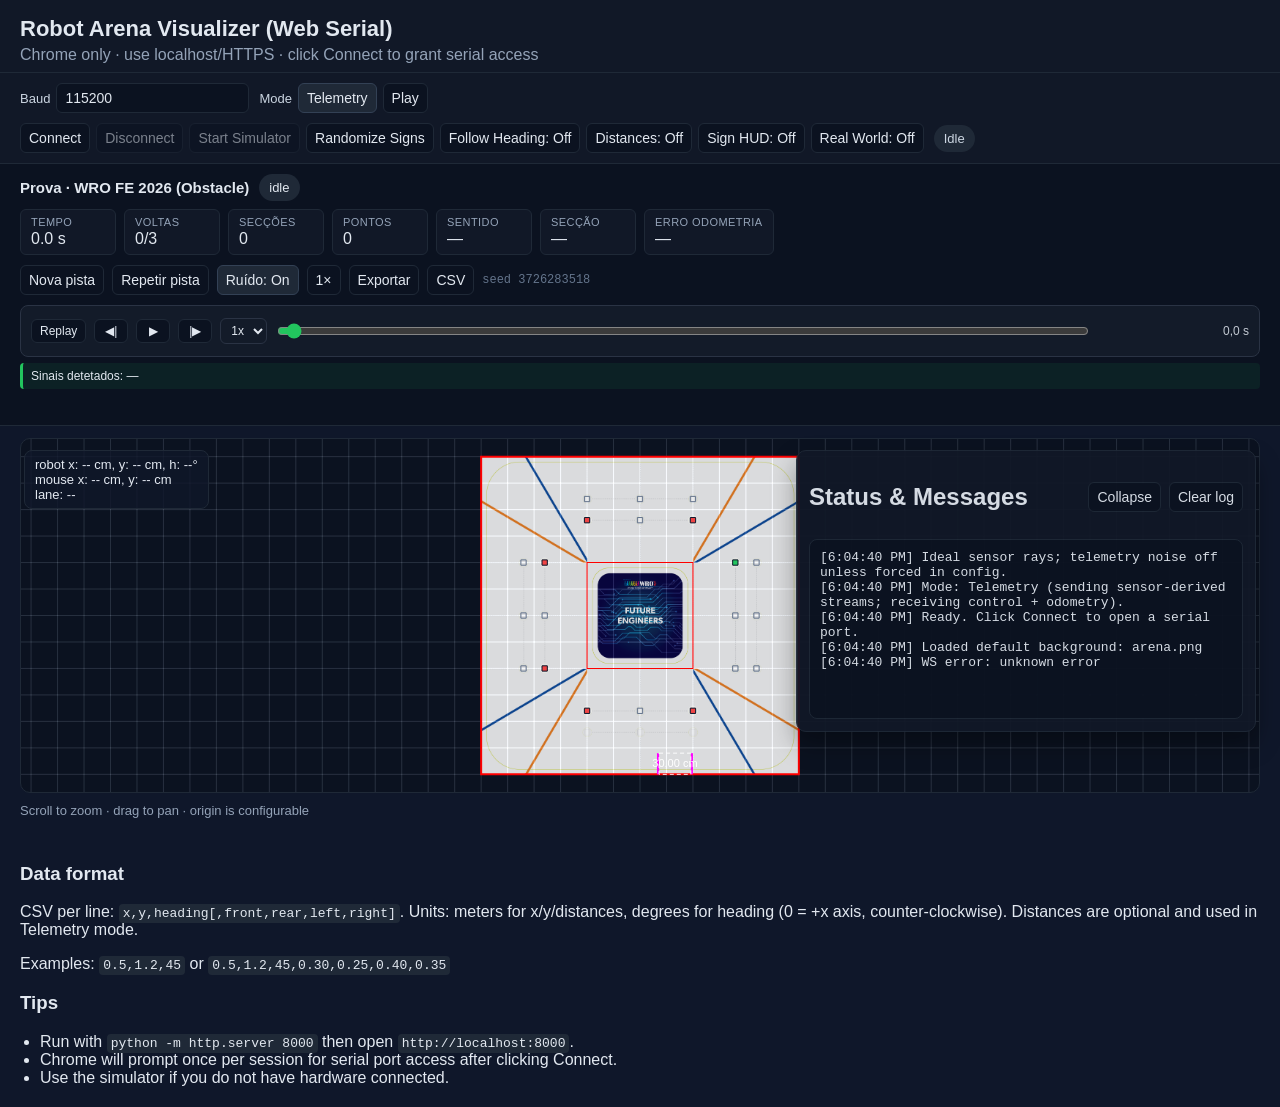
<file: ui/index.html>
<!doctype html>
<html lang="en">
<head>
  <meta charset="UTF-8">
  <meta name="viewport" content="width=device-width, initial-scale=1.0">
  <title>Robot Arena Visualizer</title>
  <link rel="icon" href="data:image/svg+xml,<svg xmlns=%22http://www.w3.org/2000/svg%22 viewBox=%220 0 16 16%22><text y=%2214%22 font-size=%2214%22>🏎</text></svg>">
  <link rel="stylesheet" href="styles.css">
</head>
<body>
  <header>
    <h1>Robot Arena Visualizer (Web Serial)</h1>
    <p class="subtitle">Chrome only · use localhost/HTTPS · click Connect to grant serial access</p>
  </header>

  <section class="controls">
    <div class="control-group">
      <label for="baudRate">Baud</label>
      <input id="baudRate" type="number" value="115200" min="1200" step="1200">
    </div>
    <div class="control-group">
      <label>Mode</label>
      <div class="mode-buttons">
        <button id="modeTelemetryBtn" aria-pressed="true">Telemetry</button>
        <button id="modePlayBtn" aria-pressed="false">Play</button>
      </div>
    </div>
    <div class="control-group">
      <button id="connectBtn">Connect</button>
      <button id="disconnectBtn" disabled>Disconnect</button>
      <button id="simToggleBtn">Start Simulator</button>
      <button id="randomizeSignsBtn">Randomize Signs</button>
      <button id="followHeadingBtn" aria-pressed="false">Follow Heading: Off</button>
      <button id="debugDistancesBtn" aria-pressed="false">Distances: Off</button>
      <button id="signHudBtn" aria-pressed="false">Sign HUD: Off</button>
      <button id="realWorldBtn" aria-pressed="false">Real World: Off</button>
    </div>
    <div class="control-group">
      <span id="statusBadge" class="badge">Idle</span>
    </div>
  </section>

  <section class="race-panel" id="racePanel">
    <div class="race-head">
      <h2>Prova · WRO FE 2026 (Obstacle)</h2>
      <span id="racePhase" class="badge">idle</span>
    </div>
    <div class="race-grid">
      <div class="race-metric"><span class="label">Tempo</span><span id="raceTime" class="value">0.0 s</span></div>
      <div class="race-metric"><span class="label">Voltas</span><span id="raceLaps" class="value">0/3</span></div>
      <div class="race-metric"><span class="label">Secções</span><span id="raceSections" class="value">0</span></div>
      <div class="race-metric"><span class="label">Pontos</span><span id="raceScore" class="value">0</span></div>
      <div class="race-metric"><span class="label">Sentido</span><span id="raceDirection" class="value">—</span></div>
      <div class="race-metric"><span class="label">Secção</span><span id="raceSection" class="value">—</span></div>
      <div class="race-metric"><span class="label">Erro odometria</span><span id="raceGhost" class="value">—</span></div>
    </div>
    <div class="race-actions">
      <button id="newTrackBtn">Nova pista</button>
      <button id="repeatTrackBtn">Repetir pista</button>
      <button id="noiseBtn" aria-pressed="true">Ruído: On</button>
      <button id="speedBtn" aria-pressed="false">1×</button>
      <button id="exportJsonBtn" title="Descarregar a prova em JSON">Exportar</button>
      <button id="exportCsvBtn" title="Descarregar a trajectória em CSV">CSV</button>
      <span id="raceSeed" class="race-seed">seed —</span>
    </div>
    <div id="replayBar" class="replay-bar" hidden>
      <button id="replayEnter" title="Ver a corrida gravada">Replay</button>
      <button id="replayBack" title="Frame anterior">◀|</button>
      <button id="replayPlay" title="Reproduzir / pausar">▶</button>
      <button id="replayFwd" title="Frame seguinte">|▶</button>
      <select id="replaySpeed" title="Velocidade do replay">
        <option value="1">1x</option>
        <option value="2">2x</option>
        <option value="4">4x</option>
      </select>
      <input id="replaySlider" type="range" min="0" max="0" value="0" step="1" />
      <span id="replayTime" class="replay-time">0,0 s</span>
    </div>
    <div id="signReadout" class="sign-readout">Sinais detetados: —</div>
    <div id="raceFlags" class="race-flags"></div>
    <pre id="raceBreakdown" class="race-breakdown"></pre>
  </section>

  <section class="canvas-wrap">
    <canvas id="arenaCanvas" width="900" height="600"></canvas>
    <div id="cursorPos" class="cursor-pos">x: -- cm, y: -- cm</div>
    <div id="logPanel" class="log-panel log-overlay">
      <div class="log-header">
        <h2>Status & Messages</h2>
        <div class="log-actions">
          <button id="logToggleBtn" type="button" aria-pressed="false">Collapse</button>
          <button id="clearLogBtn" type="button">Clear log</button>
        </div>
      </div>
      <pre id="logArea"></pre>
    </div>
    <div id="toastContainer" class="toast-container" aria-live="polite"></div>
    <div class="hint">Scroll to zoom · drag to pan · origin is configurable</div>
  </section>

  <section class="notes">
    <h3>Data format</h3>
    <p>CSV per line: <code>x,y,heading[,front,rear,left,right]</code>. Units: meters for x/y/distances, degrees for heading (0 = +x axis, counter-clockwise). Distances are optional and used in Telemetry mode.</p>
    <p>Examples: <code>0.5,1.2,45</code> or <code>0.5,1.2,45,0.30,0.25,0.40,0.35</code></p>
    <h3>Tips</h3>
    <ul>
      <li>Run with <code>python -m http.server 8000</code> then open <code>http://localhost:8000</code>.</li>
      <li>Chrome will prompt once per session for serial port access after clicking Connect.</li>
      <li>Use the simulator if you do not have hardware connected.</li>
    </ul>
  </section>

  <script type="module" src="app.js"></script>
</body>
</html>
</file>
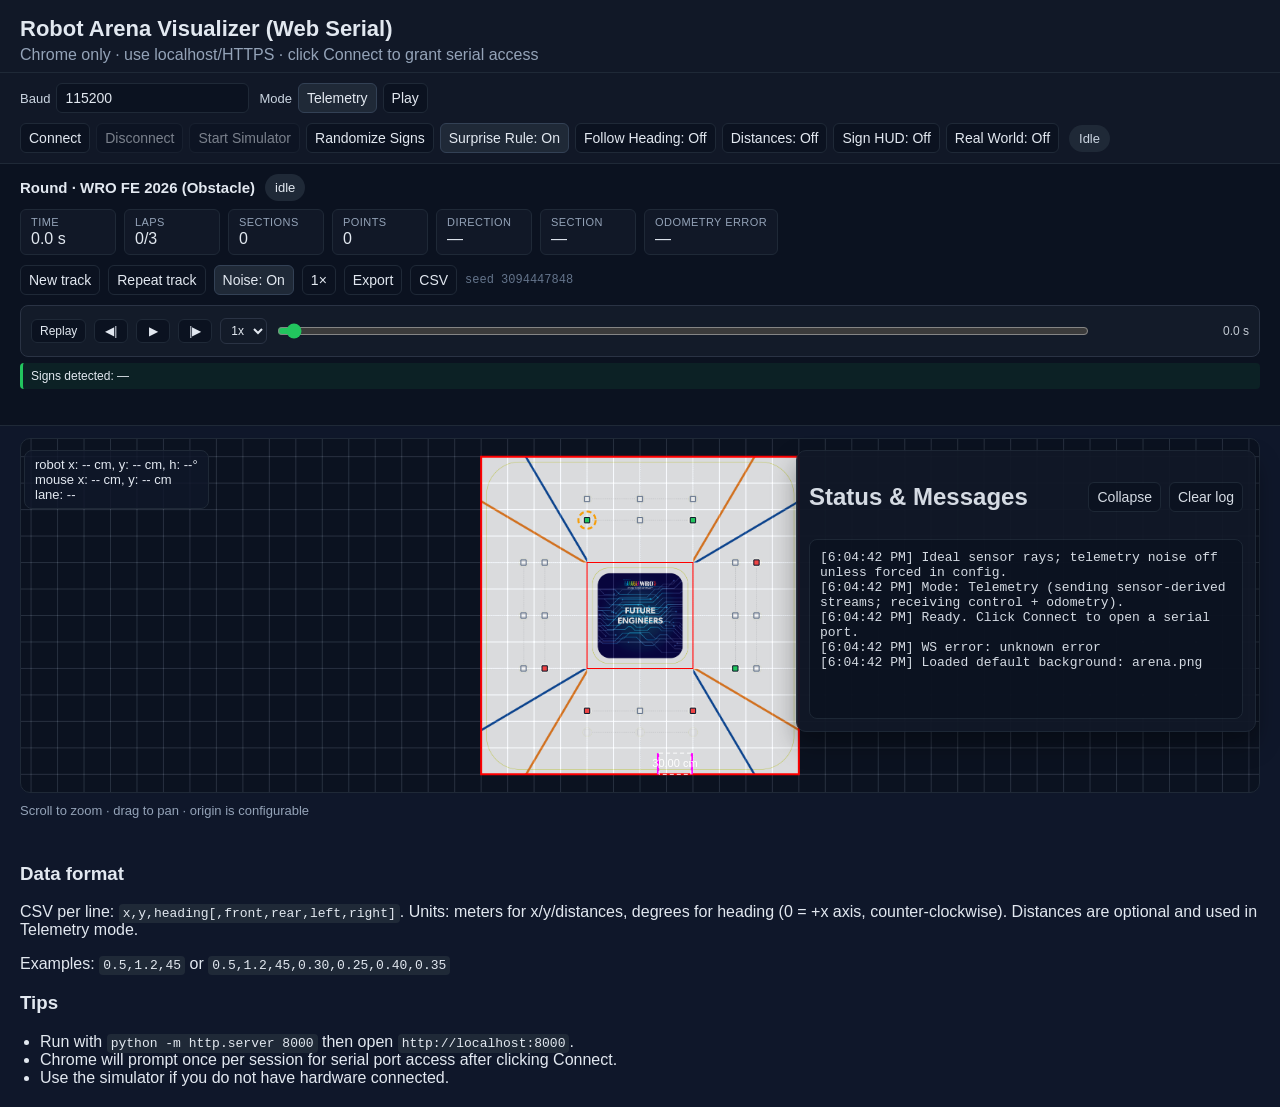
<file: src/simulator/ui/index.html>
<!doctype html>
<html lang="en">
<head>
  <meta charset="UTF-8">
  <meta name="viewport" content="width=device-width, initial-scale=1.0">
  <title>Robot Arena Visualizer</title>
  <link rel="icon" href="data:image/svg+xml,<svg xmlns=%22http://www.w3.org/2000/svg%22 viewBox=%220 0 16 16%22><text y=%2214%22 font-size=%2214%22>🏎</text></svg>">
  <link rel="stylesheet" href="styles.css">
</head>
<body>
  <header>
    <h1>Robot Arena Visualizer (Web Serial)</h1>
    <p class="subtitle">Chrome only · use localhost/HTTPS · click Connect to grant serial access</p>
  </header>

  <section class="controls">
    <div class="control-group">
      <label for="baudRate">Baud</label>
      <input id="baudRate" type="number" value="115200" min="1200" step="1200">
    </div>
    <div class="control-group">
      <label>Mode</label>
      <div class="mode-buttons">
        <button id="modeTelemetryBtn" aria-pressed="true">Telemetry</button>
        <button id="modePlayBtn" aria-pressed="false">Play</button>
      </div>
    </div>
    <div class="control-group">
      <button id="connectBtn">Connect</button>
      <button id="disconnectBtn" disabled>Disconnect</button>
      <button id="simToggleBtn">Start Simulator</button>
      <button id="randomizeSignsBtn">Randomize Signs</button>
      <button id="surpriseRuleBtn" aria-pressed="true">Surprise Rule: On</button>
      <button id="followHeadingBtn" aria-pressed="false">Follow Heading: Off</button>
      <button id="debugDistancesBtn" aria-pressed="false">Distances: Off</button>
      <button id="signHudBtn" aria-pressed="false">Sign HUD: Off</button>
      <button id="realWorldBtn" aria-pressed="false">Real World: Off</button>
    </div>
    <div class="control-group">
      <span id="statusBadge" class="badge">Idle</span>
    </div>
  </section>

  <section class="race-panel" id="racePanel">
    <div class="race-head">
      <h2>Round · WRO FE 2026 (Obstacle)</h2>
      <span id="racePhase" class="badge">idle</span>
    </div>
    <div class="race-grid">
      <div class="race-metric"><span class="label">Time</span><span id="raceTime" class="value">0.0 s</span></div>
      <div class="race-metric"><span class="label">Laps</span><span id="raceLaps" class="value">0/3</span></div>
      <div class="race-metric"><span class="label">Sections</span><span id="raceSections" class="value">0</span></div>
      <div class="race-metric"><span class="label">Points</span><span id="raceScore" class="value">0</span></div>
      <div class="race-metric"><span class="label">Direction</span><span id="raceDirection" class="value">—</span></div>
      <div class="race-metric"><span class="label">Section</span><span id="raceSection" class="value">—</span></div>
      <div class="race-metric"><span class="label">Odometry error</span><span id="raceGhost" class="value">—</span></div>
    </div>
    <div class="race-actions">
      <button id="newTrackBtn">New track</button>
      <button id="repeatTrackBtn">Repeat track</button>
      <button id="noiseBtn" aria-pressed="true">Noise: On</button>
      <button id="speedBtn" aria-pressed="false">1×</button>
      <button id="exportJsonBtn" title="Download the round as JSON">Export</button>
      <button id="exportCsvBtn" title="Download the trajectory as CSV">CSV</button>
      <span id="raceSeed" class="race-seed">seed —</span>
    </div>
    <div id="replayBar" class="replay-bar" hidden>
      <button id="replayEnter" title="Watch the recorded round">Replay</button>
      <button id="replayBack" title="Previous frame">◀|</button>
      <button id="replayPlay" title="Play / pause">▶</button>
      <button id="replayFwd" title="Next frame">|▶</button>
      <select id="replaySpeed" title="Replay speed">
        <option value="1">1x</option>
        <option value="2">2x</option>
        <option value="4">4x</option>
      </select>
      <input id="replaySlider" type="range" min="0" max="0" value="0" step="1" />
      <span id="replayTime" class="replay-time">0.0 s</span>
    </div>
    <div id="signReadout" class="sign-readout">Signs detected: —</div>
    <div id="raceFlags" class="race-flags"></div>
    <pre id="raceBreakdown" class="race-breakdown"></pre>
  </section>

  <section class="canvas-wrap">
    <canvas id="arenaCanvas" width="900" height="600"></canvas>
    <div id="cursorPos" class="cursor-pos">x: -- cm, y: -- cm</div>
    <div id="logPanel" class="log-panel log-overlay">
      <div class="log-header">
        <h2>Status & Messages</h2>
        <div class="log-actions">
          <button id="logToggleBtn" type="button" aria-pressed="false">Collapse</button>
          <button id="clearLogBtn" type="button">Clear log</button>
        </div>
      </div>
      <pre id="logArea"></pre>
    </div>
    <div id="toastContainer" class="toast-container" aria-live="polite"></div>
    <div class="hint">Scroll to zoom · drag to pan · origin is configurable</div>
  </section>

  <section class="notes">
    <h3>Data format</h3>
    <p>CSV per line: <code>x,y,heading[,front,rear,left,right]</code>. Units: meters for x/y/distances, degrees for heading (0 = +x axis, counter-clockwise). Distances are optional and used in Telemetry mode.</p>
    <p>Examples: <code>0.5,1.2,45</code> or <code>0.5,1.2,45,0.30,0.25,0.40,0.35</code></p>
    <h3>Tips</h3>
    <ul>
      <li>Run with <code>python -m http.server 8000</code> then open <code>http://localhost:8000</code>.</li>
      <li>Chrome will prompt once per session for serial port access after clicking Connect.</li>
      <li>Use the simulator if you do not have hardware connected.</li>
    </ul>
  </section>

  <script type="module" src="app.js"></script>
</body>
</html>
</file>
<file: ui/styles.css>
* { box-sizing: border-box; }
body {
  margin: 0;
  font-family: Arial, sans-serif;
  background: #0f172a;
  color: #e2e8f0;
}
header {
  padding: 16px 20px 8px;
  background: #111827;
  border-bottom: 1px solid #1f2937;
}
h1 { margin: 0; font-size: 22px; }
.subtitle { margin: 4px 0 0; color: #94a3b8; }
.controls {
  display: flex;
  flex-wrap: wrap;
  gap: 10px;
  padding: 10px 20px;
  background: #111827;
  border-bottom: 1px solid #1f2937;
}
.control-group {
  display: flex;
  align-items: center;
  gap: 6px;
  color: #cbd5e1;
}
.mode-buttons {
  display: flex;
  gap: 6px;
}
label { font-size: 13px; }
input, select, button {
  background: #0b1220;
  color: #e2e8f0;
  border: 1px solid #1f2937;
  border-radius: 6px;
  padding: 6px 8px;
  font-size: 14px;
}
button {
  cursor: pointer;
  transition: background 0.15s ease;
}
button:hover { background: #1f2937; }
button:disabled { opacity: 0.5; cursor: not-allowed; }
button[aria-pressed="true"] {
  background: #1f2937;
  border-color: #334155;
}
.badge {
  display: inline-flex;
  align-items: center;
  padding: 6px 10px;
  border-radius: 999px;
  background: #1f2937;
  font-size: 13px;
}
.canvas-wrap {
  position: relative;
  padding: 12px 20px 16px;
}
#arenaCanvas {
  width: 100%;
  /* 70vh alone pushes the bottom of the field (wall, parking bay, the car when
     it parks) below the fold on a 900 px window - the canvas starts ~530 px
     down the page. Fit whatever is left on screen instead. */
  height: clamp(320px, calc(100vh - 545px), 70vh);
  background: #0b1220;
  border: 1px solid #1f2937;
  border-radius: 10px;
}
.cursor-pos {
  position: absolute;
  left: 24px;
  top: 24px;
  padding: 6px 10px;
  background: rgba(15, 23, 42, 0.8);
  border: 1px solid #1f2937;
  border-radius: 8px;
  color: #e2e8f0;
  font-size: 13px;
  pointer-events: none;
  white-space: pre-line;
}
.hint {
  margin-top: 6px;
  color: #94a3b8;
  font-size: 13px;
}
.log-panel {
  padding: 12px;
  background: #111827;
  border: 1px solid #1f2937;
  border-radius: 10px;
}
.log-actions {
  display: flex;
  align-items: center;
  gap: 8px;
}
.log-overlay {
  position: absolute;
  right: 24px;
  top: 24px;
  width: 460px;
  max-width: 46%;
  /* keep the car visible through the overlay: the arena is behind it */
  opacity: 0.94;
  box-shadow: 0 12px 24px rgba(0, 0, 0, 0.35);
}
.log-panel.collapsed {
  padding: 10px 12px;
  width: auto;
  max-width: none;
  box-shadow: none;
}
.log-panel.collapsed #logArea {
  display: none;
}
.log-header {
  display: flex;
  align-items: center;
  justify-content: space-between;
}
#logArea {
  background: #0b1220;
  border: 1px solid #1f2937;
  border-radius: 8px;
  padding: 10px;
  max-height: 60vh;
  min-height: 180px;
  height: auto;
  overflow: auto;
  margin: 8px 0 0;
  font-family: "Roboto Mono", monospace;
  font-size: 13px;
  white-space: pre-wrap;
}
.notes {
  padding: 10px 20px 20px;
}
.notes ul {
  margin: 6px 0 0;
  padding-left: 20px;
}
.notes code { background: #1f2937; padding: 2px 4px; border-radius: 4px; }

.toast-container {
  position: fixed;
  top: 16px;
  right: 16px;
  display: flex;
  flex-direction: column;
  gap: 10px;
  z-index: 1000;
  pointer-events: none;
}
.toast {
  background: #0b1220;
  border: 1px solid #1f2937;
  border-left: 4px solid #38bdf8;
  color: #e2e8f0;
  padding: 10px 12px;
  border-radius: 8px;
  box-shadow: 0 12px 24px rgba(0, 0, 0, 0.35);
  min-width: 240px;
  max-width: 360px;
  pointer-events: auto;
  transition: opacity 0.18s ease, transform 0.18s ease;
}
.toast-warning {
  border-left-color: #f59e0b;
  background: #1e1606;
}
.toast-hide {
  opacity: 0;
  transform: translateY(-6px);
}

@media (max-width: 900px) {
  .canvas-wrap {
    padding: 12px 12px 16px;
  }
  .log-overlay {
    position: static;
    width: 100%;
    max-width: none;
    margin-top: 10px;
  }
  #logArea {
    max-height: 240px;
  }
}


/* ---------------------------------------------------------------- race panel */
.race-panel {
  padding: 10px 20px 12px;
  background: #0b1220;
  border-bottom: 1px solid #1f2937;
}
.race-head {
  display: flex;
  align-items: center;
  gap: 10px;
  margin-bottom: 8px;
}
.race-head h2 {
  margin: 0;
  font-size: 15px;
  font-weight: 600;
  color: #e2e8f0;
}
.race-grid {
  display: flex;
  flex-wrap: wrap;
  gap: 8px;
}
.race-metric {
  display: flex;
  flex-direction: column;
  gap: 2px;
  min-width: 96px;
  padding: 6px 10px;
  background: #111827;
  border: 1px solid #1f2937;
  border-radius: 6px;
}
.race-metric .label {
  font-size: 11px;
  text-transform: uppercase;
  letter-spacing: 0.04em;
  color: #94a3b8;
}
.race-metric .value {
  font-size: 16px;
  font-variant-numeric: tabular-nums;
  color: #e2e8f0;
}
.race-actions {
  display: flex;
  flex-wrap: wrap;
  align-items: center;
  gap: 8px;
  margin-top: 10px;
}
.race-seed {
  font-size: 12px;
  color: #64748b;
  font-family: ui-monospace, SFMono-Regular, Menlo, monospace;
}
.race-flags {
  margin-top: 6px;
  font-size: 12px;
  color: #f59e0b;
  min-height: 16px;
}
.race-breakdown {
  margin: 8px 0 0;
  padding: 8px 10px;
  background: #0f172a;
  border: 1px solid #1f2937;
  border-radius: 6px;
  font-family: ui-monospace, SFMono-Regular, Menlo, monospace;
  font-size: 12px;
  color: #cbd5e1;
  white-space: pre-wrap;
  max-height: 180px;
  overflow: auto;
}
.race-breakdown:empty { display: none; }

/* Replay: a video scrubber for the recorded run. */
.replay-bar {
  display: flex;
  align-items: center;
  gap: 8px;
  margin: 10px 0 6px;
  padding: 8px 10px;
  border: 1px solid var(--border, #2a3344);
  border-radius: 8px;
  background: rgba(148, 163, 184, 0.06);
}
.replay-bar button {
  min-width: 34px;
  padding: 4px 8px;
  font-size: 12px;
  line-height: 1.2;
}
.replay-bar select {
  padding: 4px 6px;
  font-size: 12px;
  line-height: 1.2;
  border-radius: 6px;
  border: 1px solid var(--border, #2a3344);
  background: transparent;
  color: inherit;
}
.replay-bar input[type="range"] {
  flex: 1 1 auto;
  accent-color: #22c55e;
}
.replay-time {
  font-variant-numeric: tabular-nums;
  font-size: 12px;
  opacity: 0.85;
  min-width: 150px;
  text-align: right;
}

.sign-readout {
  margin: 6px 0 8px;
  padding: 6px 8px;
  font-size: 12px;
  font-variant-numeric: tabular-nums;
  border-left: 3px solid #22c55e;
  background: rgba(34, 197, 94, 0.08);
  border-radius: 4px;
}
</file>
<file: src/simulator/ui/styles.css>
* { box-sizing: border-box; }
body {
  margin: 0;
  font-family: Arial, sans-serif;
  background: #0f172a;
  color: #e2e8f0;
}
header {
  padding: 16px 20px 8px;
  background: #111827;
  border-bottom: 1px solid #1f2937;
}
h1 { margin: 0; font-size: 22px; }
.subtitle { margin: 4px 0 0; color: #94a3b8; }
.controls {
  display: flex;
  flex-wrap: wrap;
  gap: 10px;
  padding: 10px 20px;
  background: #111827;
  border-bottom: 1px solid #1f2937;
}
.control-group {
  display: flex;
  align-items: center;
  gap: 6px;
  color: #cbd5e1;
}
.mode-buttons {
  display: flex;
  gap: 6px;
}
label { font-size: 13px; }
input, select, button {
  background: #0b1220;
  color: #e2e8f0;
  border: 1px solid #1f2937;
  border-radius: 6px;
  padding: 6px 8px;
  font-size: 14px;
}
button {
  cursor: pointer;
  transition: background 0.15s ease;
}
button:hover { background: #1f2937; }
button:disabled { opacity: 0.5; cursor: not-allowed; }
button[aria-pressed="true"] {
  background: #1f2937;
  border-color: #334155;
}
.badge {
  display: inline-flex;
  align-items: center;
  padding: 6px 10px;
  border-radius: 999px;
  background: #1f2937;
  font-size: 13px;
}
.canvas-wrap {
  position: relative;
  padding: 12px 20px 16px;
}
#arenaCanvas {
  width: 100%;
  /* 70vh alone pushes the bottom of the field (wall, parking bay, the car when
     it parks) below the fold on a 900 px window - the canvas starts ~530 px
     down the page. Fit whatever is left on screen instead. */
  height: clamp(320px, calc(100vh - 545px), 70vh);
  background: #0b1220;
  border: 1px solid #1f2937;
  border-radius: 10px;
}
.cursor-pos {
  position: absolute;
  left: 24px;
  top: 24px;
  padding: 6px 10px;
  background: rgba(15, 23, 42, 0.8);
  border: 1px solid #1f2937;
  border-radius: 8px;
  color: #e2e8f0;
  font-size: 13px;
  pointer-events: none;
  white-space: pre-line;
}
.hint {
  margin-top: 6px;
  color: #94a3b8;
  font-size: 13px;
}
.log-panel {
  padding: 12px;
  background: #111827;
  border: 1px solid #1f2937;
  border-radius: 10px;
}
.log-actions {
  display: flex;
  align-items: center;
  gap: 8px;
}
.log-overlay {
  position: absolute;
  right: 24px;
  top: 24px;
  width: 460px;
  max-width: 46%;
  /* keep the car visible through the overlay: the arena is behind it */
  opacity: 0.94;
  box-shadow: 0 12px 24px rgba(0, 0, 0, 0.35);
}
.log-panel.collapsed {
  padding: 10px 12px;
  width: auto;
  max-width: none;
  box-shadow: none;
}
.log-panel.collapsed #logArea {
  display: none;
}
.log-header {
  display: flex;
  align-items: center;
  justify-content: space-between;
}
#logArea {
  background: #0b1220;
  border: 1px solid #1f2937;
  border-radius: 8px;
  padding: 10px;
  max-height: 60vh;
  min-height: 180px;
  height: auto;
  overflow: auto;
  margin: 8px 0 0;
  font-family: "Roboto Mono", monospace;
  font-size: 13px;
  white-space: pre-wrap;
}
.notes {
  padding: 10px 20px 20px;
}
.notes ul {
  margin: 6px 0 0;
  padding-left: 20px;
}
.notes code { background: #1f2937; padding: 2px 4px; border-radius: 4px; }

.toast-container {
  position: fixed;
  top: 16px;
  right: 16px;
  display: flex;
  flex-direction: column;
  gap: 10px;
  z-index: 1000;
  pointer-events: none;
}
.toast {
  background: #0b1220;
  border: 1px solid #1f2937;
  border-left: 4px solid #38bdf8;
  color: #e2e8f0;
  padding: 10px 12px;
  border-radius: 8px;
  box-shadow: 0 12px 24px rgba(0, 0, 0, 0.35);
  min-width: 240px;
  max-width: 360px;
  pointer-events: auto;
  transition: opacity 0.18s ease, transform 0.18s ease;
}
.toast-warning {
  border-left-color: #f59e0b;
  background: #1e1606;
}
.toast-hide {
  opacity: 0;
  transform: translateY(-6px);
}

@media (max-width: 900px) {
  .canvas-wrap {
    padding: 12px 12px 16px;
  }
  .log-overlay {
    position: static;
    width: 100%;
    max-width: none;
    margin-top: 10px;
  }
  #logArea {
    max-height: 240px;
  }
}


/* ---------------------------------------------------------------- race panel */
.race-panel {
  padding: 10px 20px 12px;
  background: #0b1220;
  border-bottom: 1px solid #1f2937;
}
.race-head {
  display: flex;
  align-items: center;
  gap: 10px;
  margin-bottom: 8px;
}
.race-head h2 {
  margin: 0;
  font-size: 15px;
  font-weight: 600;
  color: #e2e8f0;
}
.race-grid {
  display: flex;
  flex-wrap: wrap;
  gap: 8px;
}
.race-metric {
  display: flex;
  flex-direction: column;
  gap: 2px;
  min-width: 96px;
  padding: 6px 10px;
  background: #111827;
  border: 1px solid #1f2937;
  border-radius: 6px;
}
.race-metric .label {
  font-size: 11px;
  text-transform: uppercase;
  letter-spacing: 0.04em;
  color: #94a3b8;
}
.race-metric .value {
  font-size: 16px;
  font-variant-numeric: tabular-nums;
  color: #e2e8f0;
}
.race-actions {
  display: flex;
  flex-wrap: wrap;
  align-items: center;
  gap: 8px;
  margin-top: 10px;
}
.race-seed {
  font-size: 12px;
  color: #64748b;
  font-family: ui-monospace, SFMono-Regular, Menlo, monospace;
}
.race-flags {
  margin-top: 6px;
  font-size: 12px;
  color: #f59e0b;
  min-height: 16px;
}
.race-breakdown {
  margin: 8px 0 0;
  padding: 8px 10px;
  background: #0f172a;
  border: 1px solid #1f2937;
  border-radius: 6px;
  font-family: ui-monospace, SFMono-Regular, Menlo, monospace;
  font-size: 12px;
  color: #cbd5e1;
  white-space: pre-wrap;
  max-height: 180px;
  overflow: auto;
}
.race-breakdown:empty { display: none; }

/* Replay: a video scrubber for the recorded run. */
.replay-bar {
  display: flex;
  align-items: center;
  gap: 8px;
  margin: 10px 0 6px;
  padding: 8px 10px;
  border: 1px solid var(--border, #2a3344);
  border-radius: 8px;
  background: rgba(148, 163, 184, 0.06);
}
.replay-bar button {
  min-width: 34px;
  padding: 4px 8px;
  font-size: 12px;
  line-height: 1.2;
}
.replay-bar select {
  padding: 4px 6px;
  font-size: 12px;
  line-height: 1.2;
  border-radius: 6px;
  border: 1px solid var(--border, #2a3344);
  background: transparent;
  color: inherit;
}
.replay-bar input[type="range"] {
  flex: 1 1 auto;
  accent-color: #22c55e;
}
.replay-time {
  font-variant-numeric: tabular-nums;
  font-size: 12px;
  opacity: 0.85;
  min-width: 150px;
  text-align: right;
}

.sign-readout {
  margin: 6px 0 8px;
  padding: 6px 8px;
  font-size: 12px;
  font-variant-numeric: tabular-nums;
  border-left: 3px solid #22c55e;
  background: rgba(34, 197, 94, 0.08);
  border-radius: 4px;
}
</file>
